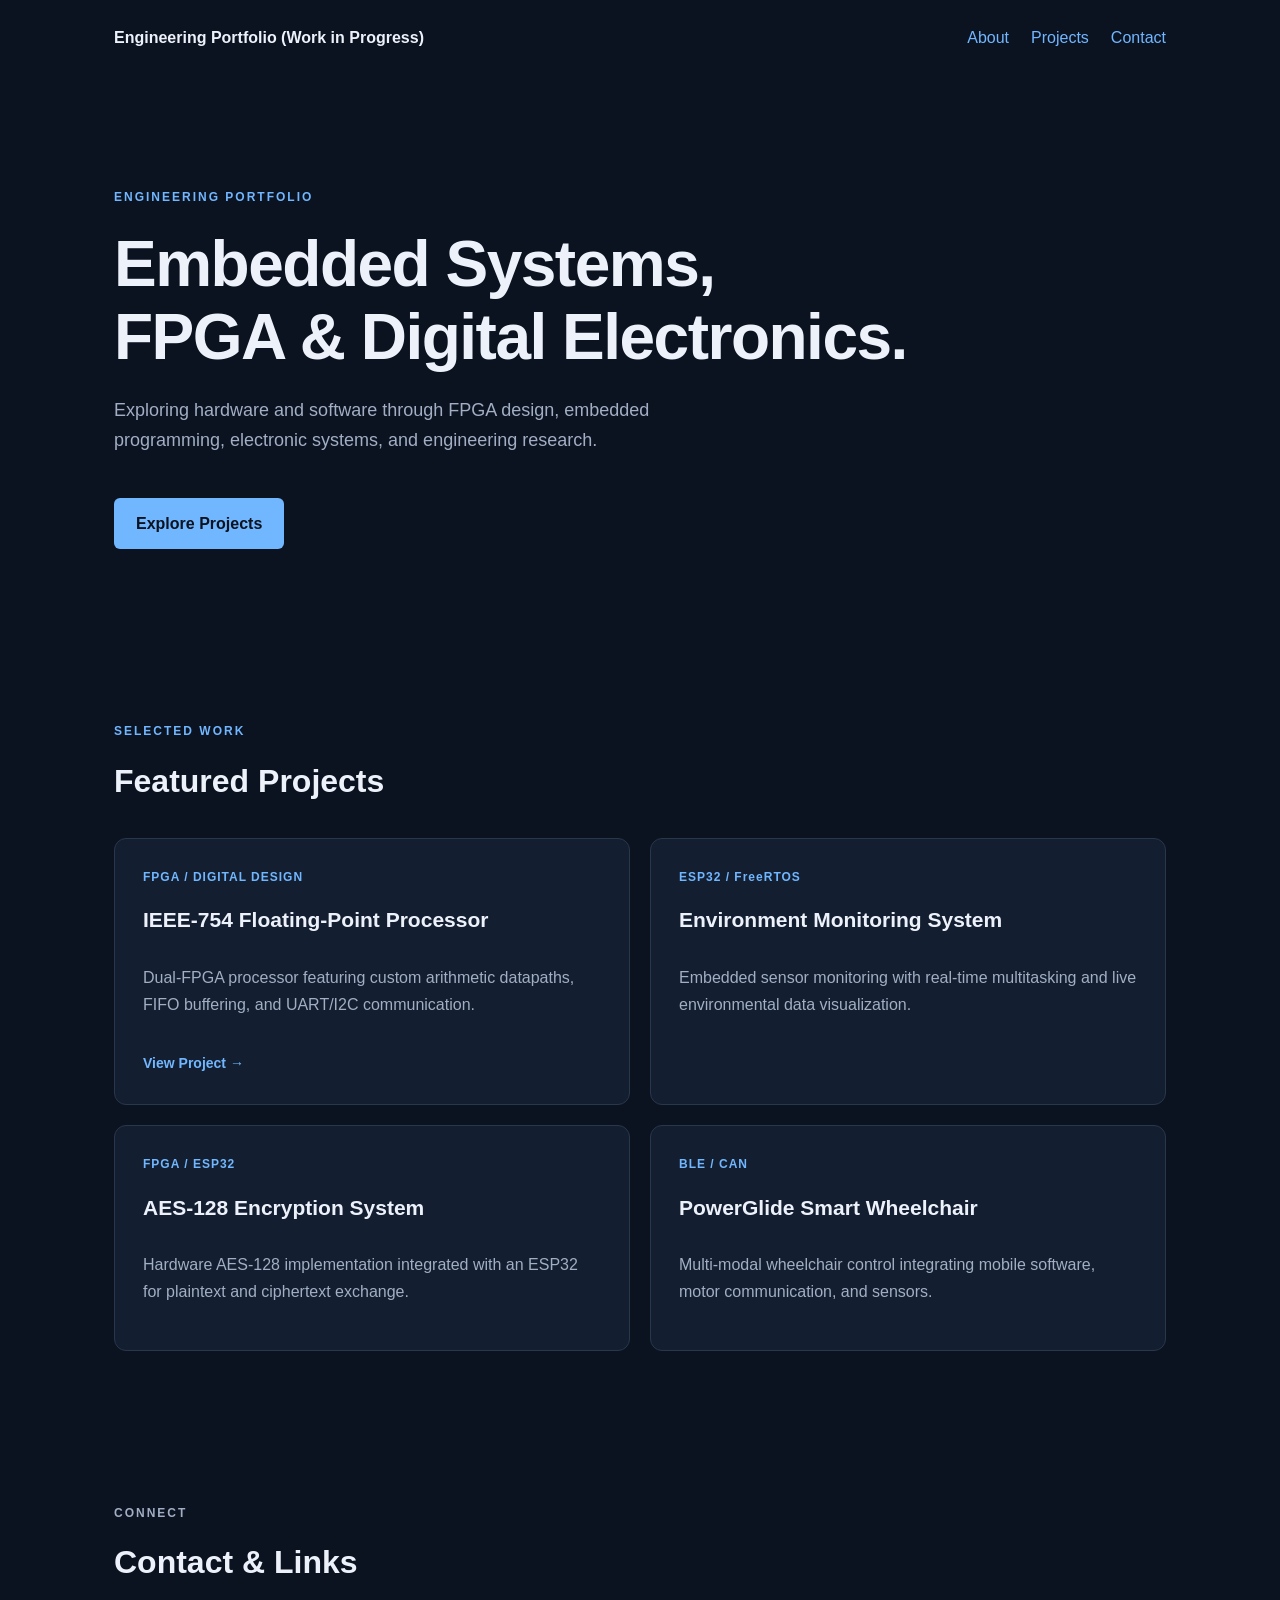
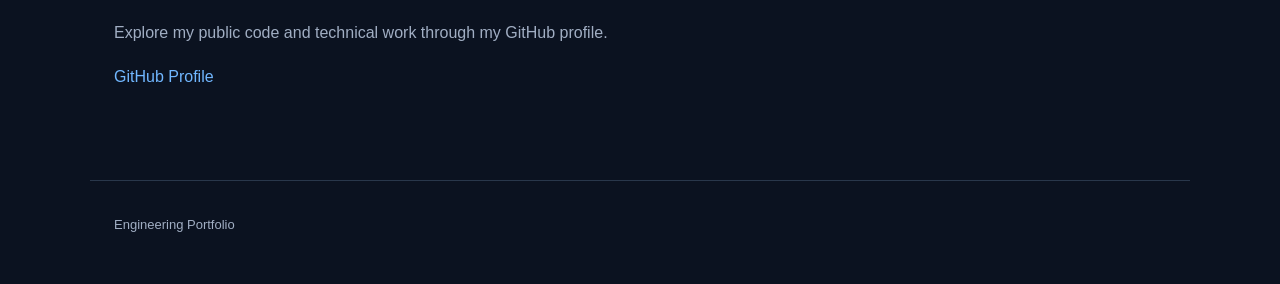
<file: index.html>
<!DOCTYPE html>
<html lang="en">
<head>
  <meta charset="UTF-8">
  <meta name="viewport"
        content="width=device-width, initial-scale=1.0">
  <title>Engineering Portfolio</title>
  <link rel="stylesheet" href="style.css">
</head>
<body>

  <header class="container">
    <nav>
      <a class="logo" href="/">Engineering Portfolio (Work in Progress)</a>
      <div class="nav-links">
        <a href="#about">About</a>
        <a href="#projects">Projects</a>
        <a href="#contact">Contact</a>
      </div>
    </nav>
  </header>

  <main>
    <section class="hero container" id="about">
      <p class="eyebrow">ENGINEERING PORTFOLIO</p>
      <h1>Embedded Systems,<br>
          FPGA & Digital Electronics.</h1>
      <p>
        Exploring hardware and software through
        FPGA design, embedded programming,
        electronic systems, and engineering research.
      </p>
      <a class="button" href="#projects">
        Explore Projects
      </a>
    </section>

    <section class="container section" id="projects">
      <p class="eyebrow">SELECTED WORK</p>
      <h2>Featured Projects</h2>

      <div class="project-grid">
        
        <article class="project-card">
          <div class="project-category">FPGA / DIGITAL DESIGN</div>
        
          <h3>IEEE-754 Floating-Point Processor</h3>
        
          <p>
            Dual-FPGA processor featuring custom arithmetic
            datapaths, FIFO buffering, and UART/I2C communication.
          </p>
        
          <a class="project-link" href="projects/ieee754.html">
            View Project &rarr;
          </a>
        </article>


        <article class="project-card">
          <span class="project-category">ESP32 / FreeRTOS</span>
          <h3>Environment Monitoring System</h3>
          <p>
            Embedded sensor monitoring with
            real-time multitasking and live
            environmental data visualization.
          </p>
        </article>

        <article class="project-card">
          <span class="project-category">FPGA / ESP32</span>
          <h3>AES-128 Encryption System</h3>
          <p>
            Hardware AES-128 implementation
            integrated with an ESP32 for
            plaintext and ciphertext exchange.
          </p>
        </article>

        <article class="project-card">
          <span class="project-category">BLE / CAN</span>
          <h3>PowerGlide Smart Wheelchair</h3>
          <p>
            Multi-modal wheelchair control
            integrating mobile software,
            motor communication, and sensors.
          </p>
        </article>

      </div>
    </section>

    <section class="container section" id="contact">
      <p class="eyebrow">CONNECT</p>
      <h2>Contact & Links</h2>
      <p>
        Explore my public code and technical work
        through my GitHub profile.
      </p>
      <a href="https://github.com/r43t">
        GitHub Profile
      </a>
    </section>
  </main>

  <footer class="container">
    <p>Engineering Portfolio</p>
  </footer>

</body>
</html>
</file>
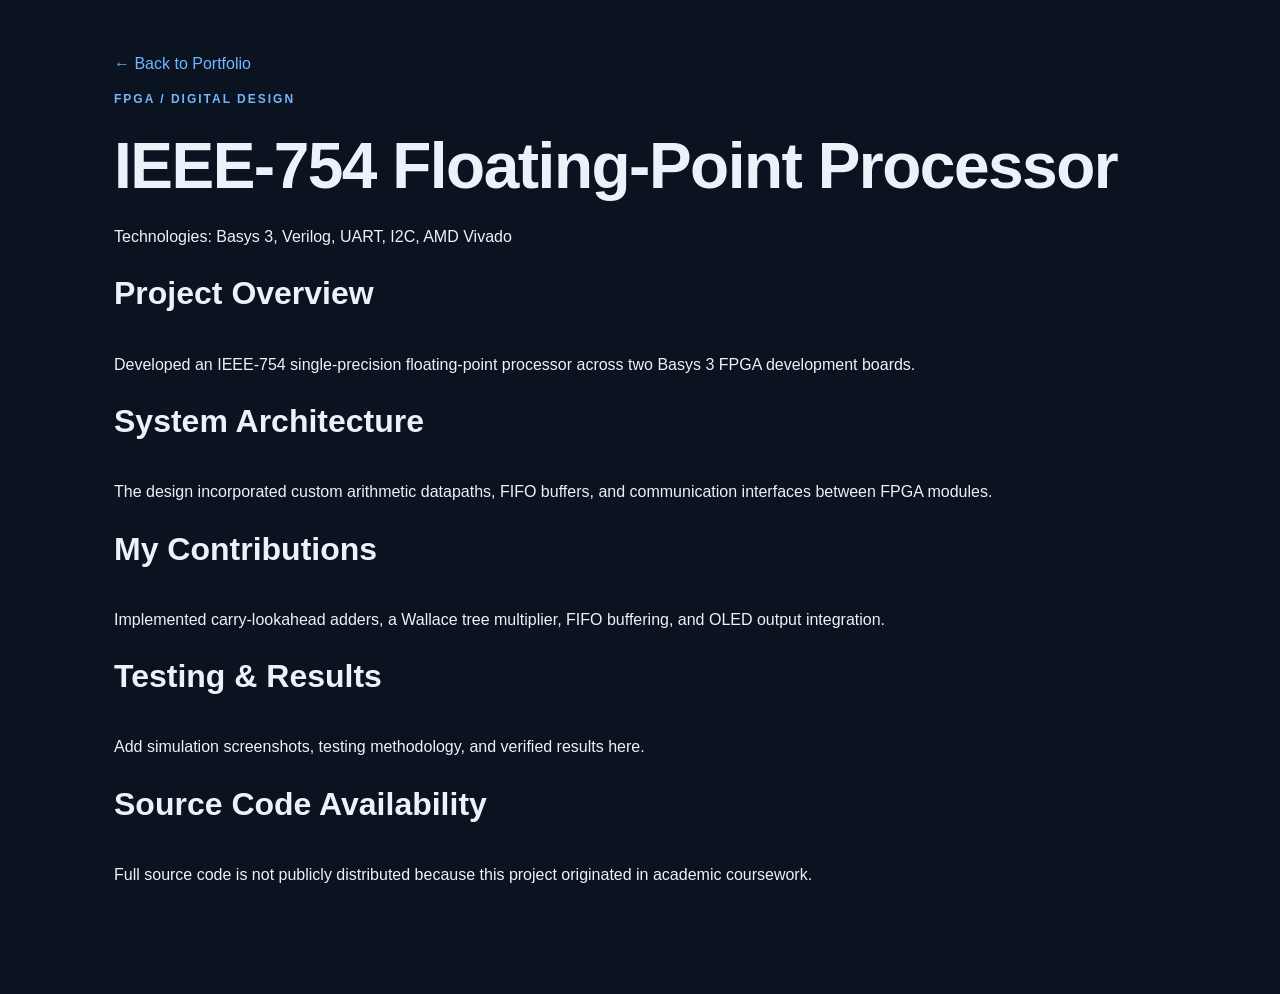
<file: projects/ieee754.html>
<!DOCTYPE html>
<html lang="en">
<head>
  <meta charset="UTF-8">
  <meta name="viewport"
        content="width=device-width, initial-scale=1.0">
  <title>IEEE-754 Floating-Point Processor</title>
  <link rel="stylesheet" href="../style.css">
</head>
<body>

  <main class="container section">

    <a href="/">← Back to Portfolio</a>

    <p class="eyebrow">FPGA / DIGITAL DESIGN</p>
    <h1>IEEE-754 Floating-Point Processor</h1>

    <p>
      Technologies: Basys 3, Verilog,
      UART, I2C, AMD Vivado
    </p>

    <h2>Project Overview</h2>
    <p>
      Developed an IEEE-754 single-precision
      floating-point processor across two
      Basys 3 FPGA development boards.
    </p>

    <h2>System Architecture</h2>
    <p>
      The design incorporated custom arithmetic
      datapaths, FIFO buffers, and communication
      interfaces between FPGA modules.
    </p>

    <h2>My Contributions</h2>
    <p>
      Implemented carry-lookahead adders,
      a Wallace tree multiplier, FIFO buffering,
      and OLED output integration.
    </p>

    <h2>Testing & Results</h2>
    <p>
      Add simulation screenshots, testing
      methodology, and verified results here.
    </p>

    <h2>Source Code Availability</h2>
    <p>
      Full source code is not publicly distributed
      because this project originated in
      academic coursework.
    </p>

  </main>

</body>
</html>
</file>
<file: style.css>
:root {
  --bg: #0b1220;
  --panel: #131e30;
  --text: #edf2fa;
  --muted: #a1aec3;
  --accent: #71b7ff;
  --border: #29374b;
}

* {
  box-sizing: border-box;
}

html {
  scroll-behavior: smooth;
}

body {
  margin: 0;
  font-family: Arial, Helvetica, sans-serif;
  background: var(--bg);
  color: var(--text);
  line-height: 1.7;
}

a {
  color: var(--accent);
  text-decoration: none;
}

.container {
  max-width: 1100px;
  margin: auto;
  padding: 0 24px;
}

nav {
  display: flex;
  justify-content: space-between;
  align-items: center;
  gap: 20px;
  padding: 24px 0;
}

.logo {
  font-weight: bold;
  color: var(--text);
}

.nav-links {
  display: flex;
  gap: 22px;
  flex-wrap: wrap;
}

.hero {
  padding-top: 100px;
  padding-bottom: 110px;
}

.eyebrow {
  color: var(--accent);
  font-size: 12px;
  font-weight: bold;
  letter-spacing: 2px;
}

h1 {
  font-size: clamp(36px, 6vw, 64px);
  line-height: 1.15;
  letter-spacing: -1.5px;
  margin: 20px 0;
}

.hero p:not(.eyebrow) {
  max-width: 650px;
  color: var(--muted);
  font-size: 18px;
}

.button {
  display: inline-block;
  margin-top: 24px;
  background: var(--accent);
  color: var(--bg);
  padding: 12px 22px;
  border-radius: 6px;
  font-weight: bold;
}

.section {
  padding-top: 50px;
  padding-bottom: 90px;
}

h2 {
  font-size: 32px;
  margin: 8px 0 30px;
}

.project-grid {
  display: grid;
  grid-template-columns: repeat(2, 1fr);
  gap: 20px;
}

.project-card {
  background: var(--panel);
  border: 1px solid var(--border);
  border-radius: 12px;
  padding: 28px;
}

.project-card h3 {
  font-size: 21px;
  margin: 15px 0 10px;
}

.project-card p,
#contact p {
  color: var(--muted);
}

.tag {
  color: var(--accent);
  font-size: 12px;
  font-weight: bold;
  letter-spacing: 1px;
}

footer {
  padding-top: 20px !important;
  padding-bottom: 35px !important;
  border-top: 1px solid var(--border);
  color: var(--muted);
  font-size: 13px;
}

@media (max-width: 700px) {
  nav {
    flex-direction: column;
    align-items: flex-start;
  }

  .hero {
    padding-top: 60px;
    padding-bottom: 70px;
  }

  .project-grid {
    grid-template-columns: 1fr;
  }
}
/* Project card refinements */
.project-card {
  display: flex;
  flex-direction: column;
  transition: transform 0.2s ease,
              border-color 0.2s ease;
}

.project-card:hover {
  transform: translateY(-4px);
  border-color: var(--accent);
}

.project-category {
    color: var(--accent);
    font-size: 12px;
    font-weight: 700;
    letter-spacing: 1px;
}

.project-card p {
  flex-grow: 1;
}

.project-link {
  display: inline-block;
  align-self: flex-start;
  margin-top: 18px;
  font-size: 14px;
  font-weight: 700;
}

.project-link:hover {
  text-decoration: underline;
}
</file>
